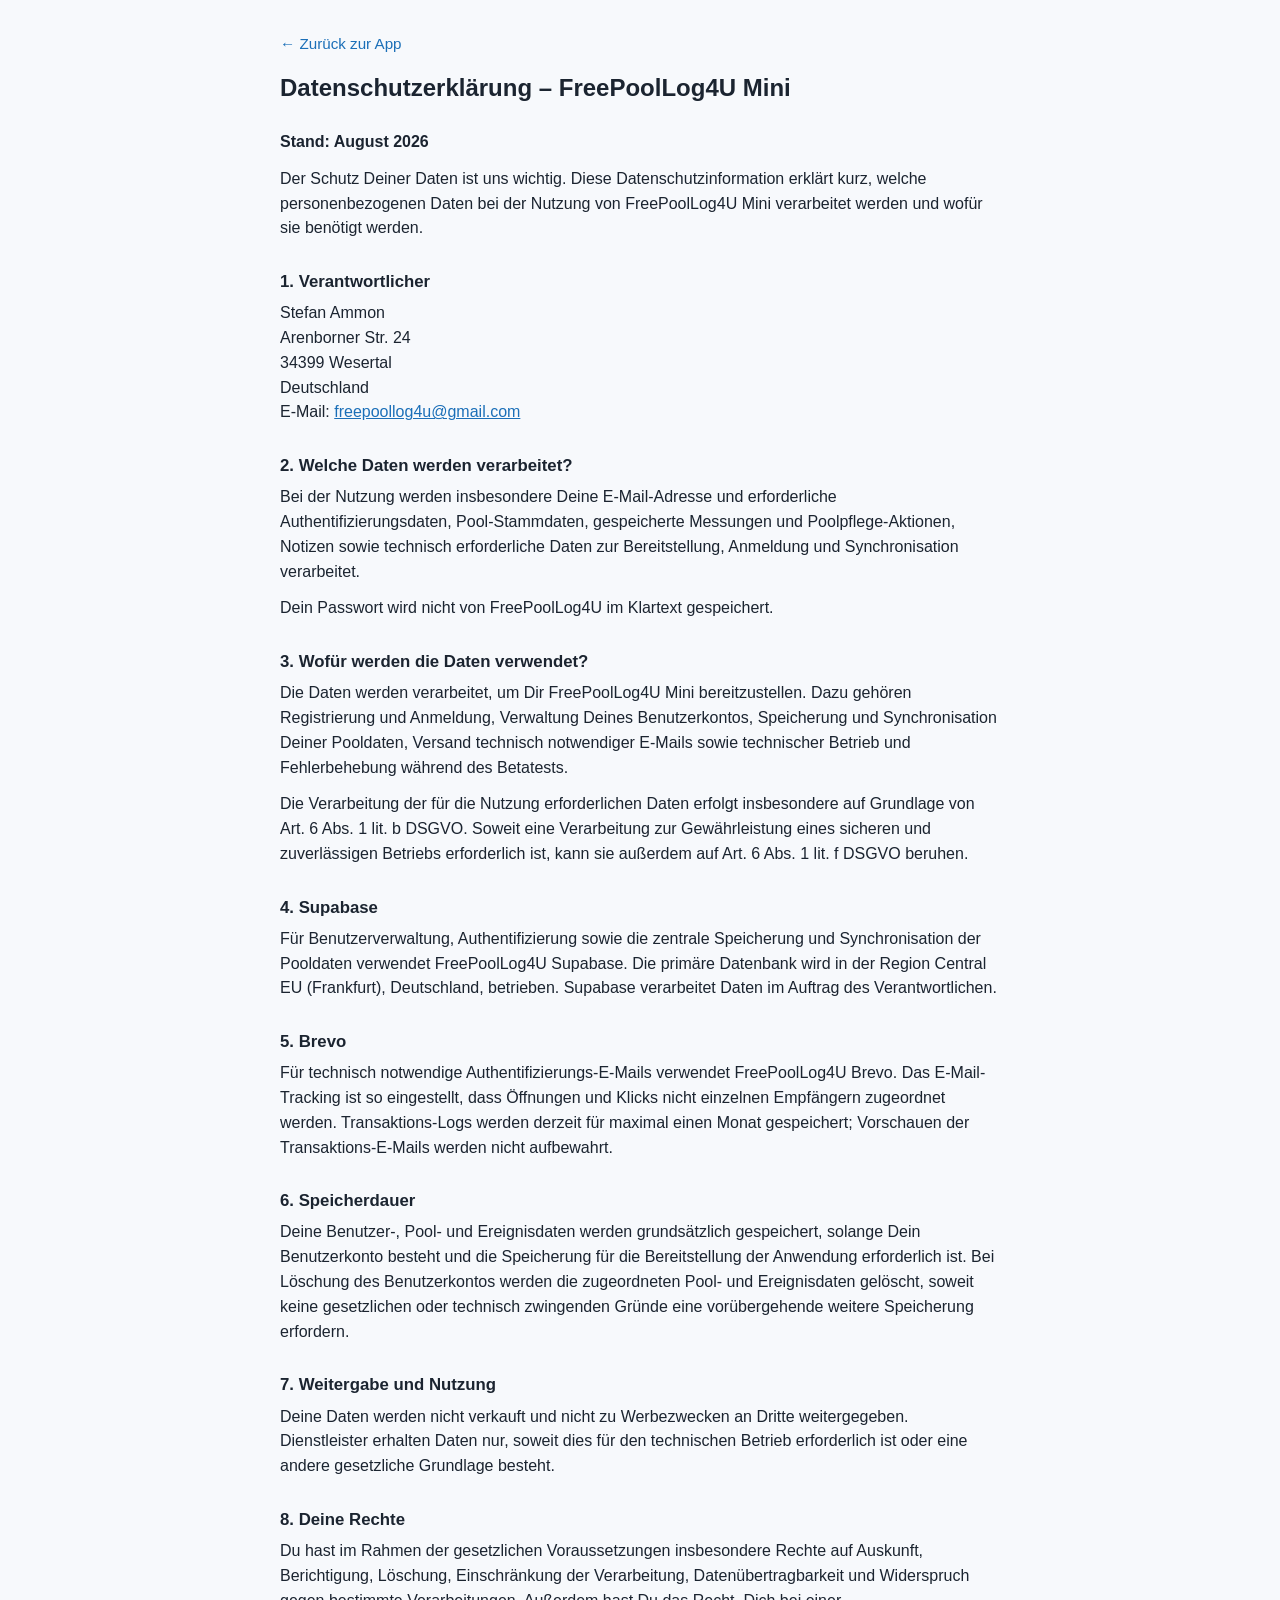
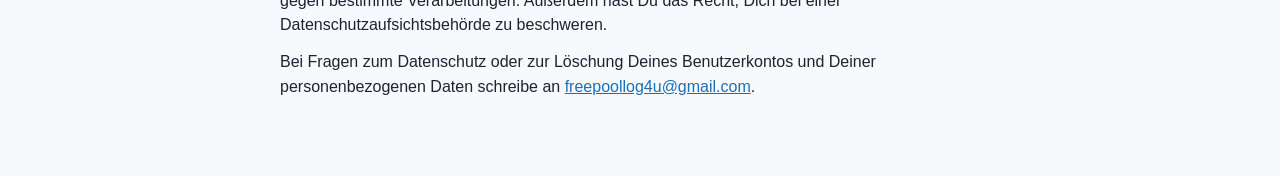
<file: datenschutz.html>
<!DOCTYPE html>
<html lang="de">
<head>
<meta charset="UTF-8">
<meta name="viewport" content="width=device-width, initial-scale=1">
<title>Datenschutzerklärung – FreePoolLog4U Mini</title>
<meta name="description" content="Datenschutzerklärung für FreePoolLog4U Mini">
<meta name="robots" content="index, follow">
<style>
  :root {
    color-scheme: light;
  }
  body {
    margin: 0;
    padding: 0;
    background: #f7f9fc;
    color: #1b2430;
    font-family: -apple-system, BlinkMacSystemFont, "Segoe UI", Roboto, Helvetica, Arial, sans-serif;
    line-height: 1.55;
  }
  main {
    max-width: 720px;
    margin: 0 auto;
    padding: 32px 20px 64px;
  }
  header {
    margin-bottom: 24px;
  }
  header a {
    color: #1b6fb8;
    text-decoration: none;
    font-size: 0.95rem;
  }
  header a:hover {
    text-decoration: underline;
  }
  h1 {
    font-size: 1.5rem;
    margin: 12px 0 4px;
  }
  h3 {
    font-size: 1.05rem;
    margin-top: 28px;
    margin-bottom: 6px;
  }
  p {
    margin: 0 0 12px;
  }
  a {
    color: #1b6fb8;
  }
  .meta {
    color: #5a6472;
    font-size: 0.9rem;
    margin-bottom: 24px;
  }
</style>
</head>
<body>
<main>
  <header>
    <a href="./">&larr; Zurück zur App</a>
    <h1>Datenschutzerklärung – FreePoolLog4U Mini</h1>
  </header>

  <section>
    <p><strong>Stand: August 2026</strong></p>
    <p>Der Schutz Deiner Daten ist uns wichtig. Diese Datenschutzinformation erklärt kurz, welche personenbezogenen Daten bei der Nutzung von FreePoolLog4U Mini verarbeitet werden und wofür sie benötigt werden.</p>
    <h3>1. Verantwortlicher</h3>
    <p>Stefan Ammon<br>Arenborner Str. 24<br>34399 Wesertal<br>Deutschland<br>E-Mail: <a href="mailto:freepoollog4u@gmail.com">freepoollog4u@gmail.com</a></p>
    <h3>2. Welche Daten werden verarbeitet?</h3>
    <p>Bei der Nutzung werden insbesondere Deine E-Mail-Adresse und erforderliche Authentifizierungsdaten, Pool-Stammdaten, gespeicherte Messungen und Poolpflege-Aktionen, Notizen sowie technisch erforderliche Daten zur Bereitstellung, Anmeldung und Synchronisation verarbeitet.</p>
    <p>Dein Passwort wird nicht von FreePoolLog4U im Klartext gespeichert.</p>
    <h3>3. Wofür werden die Daten verwendet?</h3>
    <p>Die Daten werden verarbeitet, um Dir FreePoolLog4U Mini bereitzustellen. Dazu gehören Registrierung und Anmeldung, Verwaltung Deines Benutzerkontos, Speicherung und Synchronisation Deiner Pooldaten, Versand technisch notwendiger E-Mails sowie technischer Betrieb und Fehlerbehebung während des Betatests.</p>
    <p>Die Verarbeitung der für die Nutzung erforderlichen Daten erfolgt insbesondere auf Grundlage von Art. 6 Abs. 1 lit. b DSGVO. Soweit eine Verarbeitung zur Gewährleistung eines sicheren und zuverlässigen Betriebs erforderlich ist, kann sie außerdem auf Art. 6 Abs. 1 lit. f DSGVO beruhen.</p>
    <h3>4. Supabase</h3>
    <p>Für Benutzerverwaltung, Authentifizierung sowie die zentrale Speicherung und Synchronisation der Pooldaten verwendet FreePoolLog4U Supabase. Die primäre Datenbank wird in der Region Central EU (Frankfurt), Deutschland, betrieben. Supabase verarbeitet Daten im Auftrag des Verantwortlichen.</p>
    <h3>5. Brevo</h3>
    <p>Für technisch notwendige Authentifizierungs-E-Mails verwendet FreePoolLog4U Brevo. Das E-Mail-Tracking ist so eingestellt, dass Öffnungen und Klicks nicht einzelnen Empfängern zugeordnet werden. Transaktions-Logs werden derzeit für maximal einen Monat gespeichert; Vorschauen der Transaktions-E-Mails werden nicht aufbewahrt.</p>
    <h3>6. Speicherdauer</h3>
    <p>Deine Benutzer-, Pool- und Ereignisdaten werden grundsätzlich gespeichert, solange Dein Benutzerkonto besteht und die Speicherung für die Bereitstellung der Anwendung erforderlich ist. Bei Löschung des Benutzerkontos werden die zugeordneten Pool- und Ereignisdaten gelöscht, soweit keine gesetzlichen oder technisch zwingenden Gründe eine vorübergehende weitere Speicherung erfordern.</p>
    <h3>7. Weitergabe und Nutzung</h3>
    <p>Deine Daten werden nicht verkauft und nicht zu Werbezwecken an Dritte weitergegeben. Dienstleister erhalten Daten nur, soweit dies für den technischen Betrieb erforderlich ist oder eine andere gesetzliche Grundlage besteht.</p>
    <h3>8. Deine Rechte</h3>
    <p>Du hast im Rahmen der gesetzlichen Voraussetzungen insbesondere Rechte auf Auskunft, Berichtigung, Löschung, Einschränkung der Verarbeitung, Datenübertragbarkeit und Widerspruch gegen bestimmte Verarbeitungen. Außerdem hast Du das Recht, Dich bei einer Datenschutzaufsichtsbehörde zu beschweren.</p>
    <p>Bei Fragen zum Datenschutz oder zur Löschung Deines Benutzerkontos und Deiner personenbezogenen Daten schreibe an <a href="mailto:freepoollog4u@gmail.com">freepoollog4u@gmail.com</a>.</p>
  </section>
</main>
</body>
</html>
</file>
